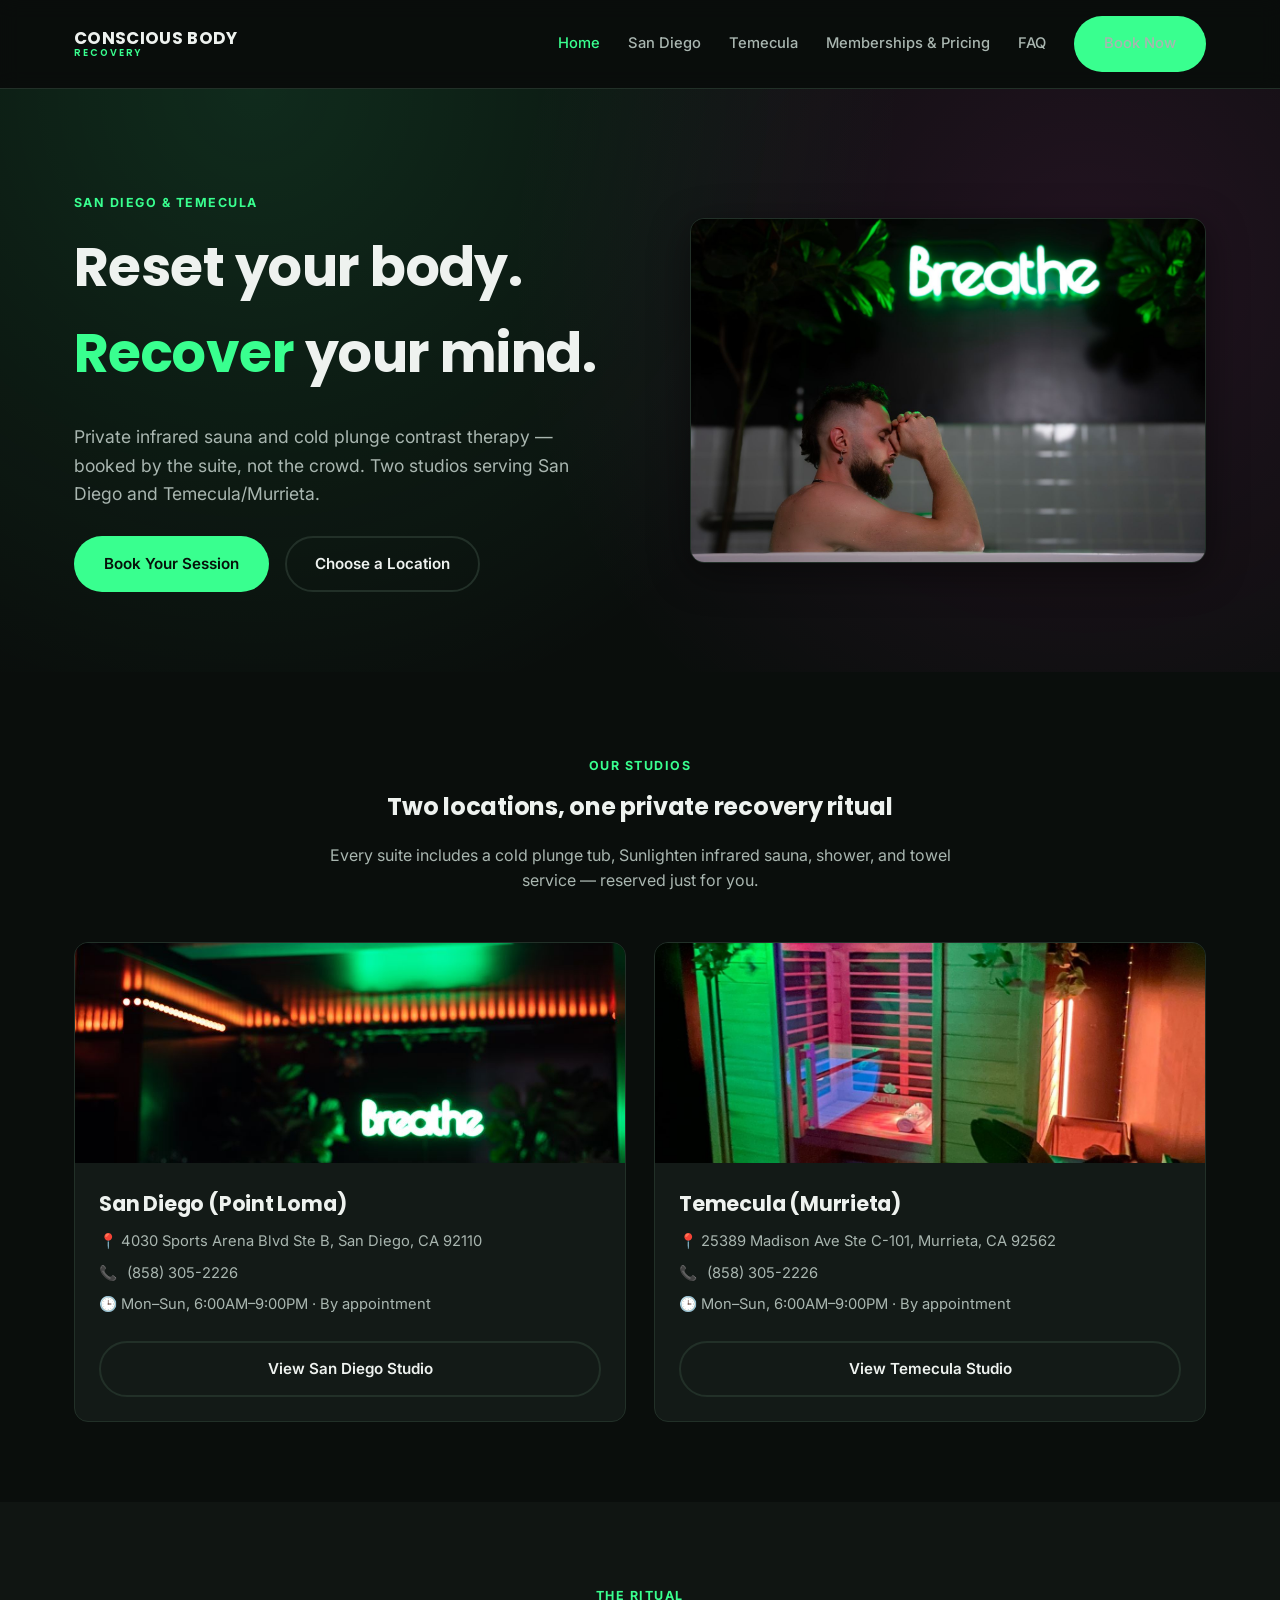
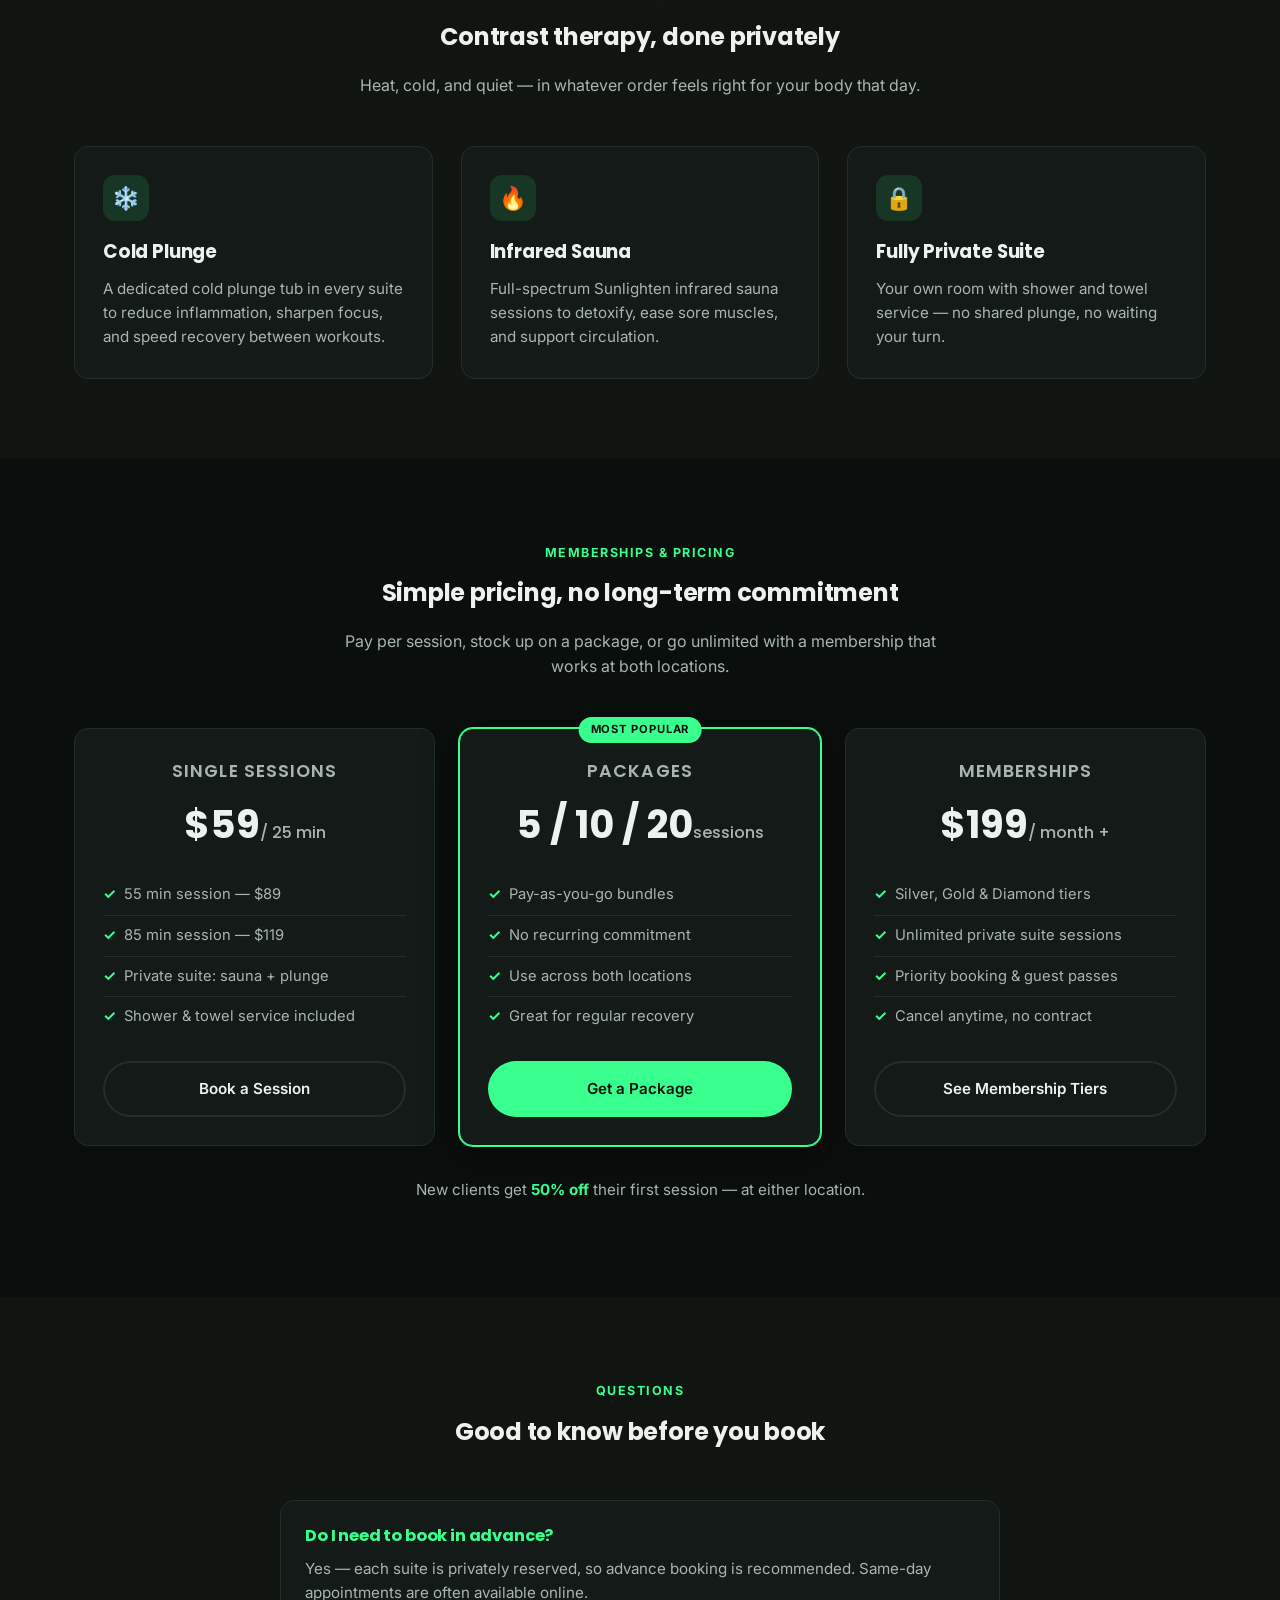
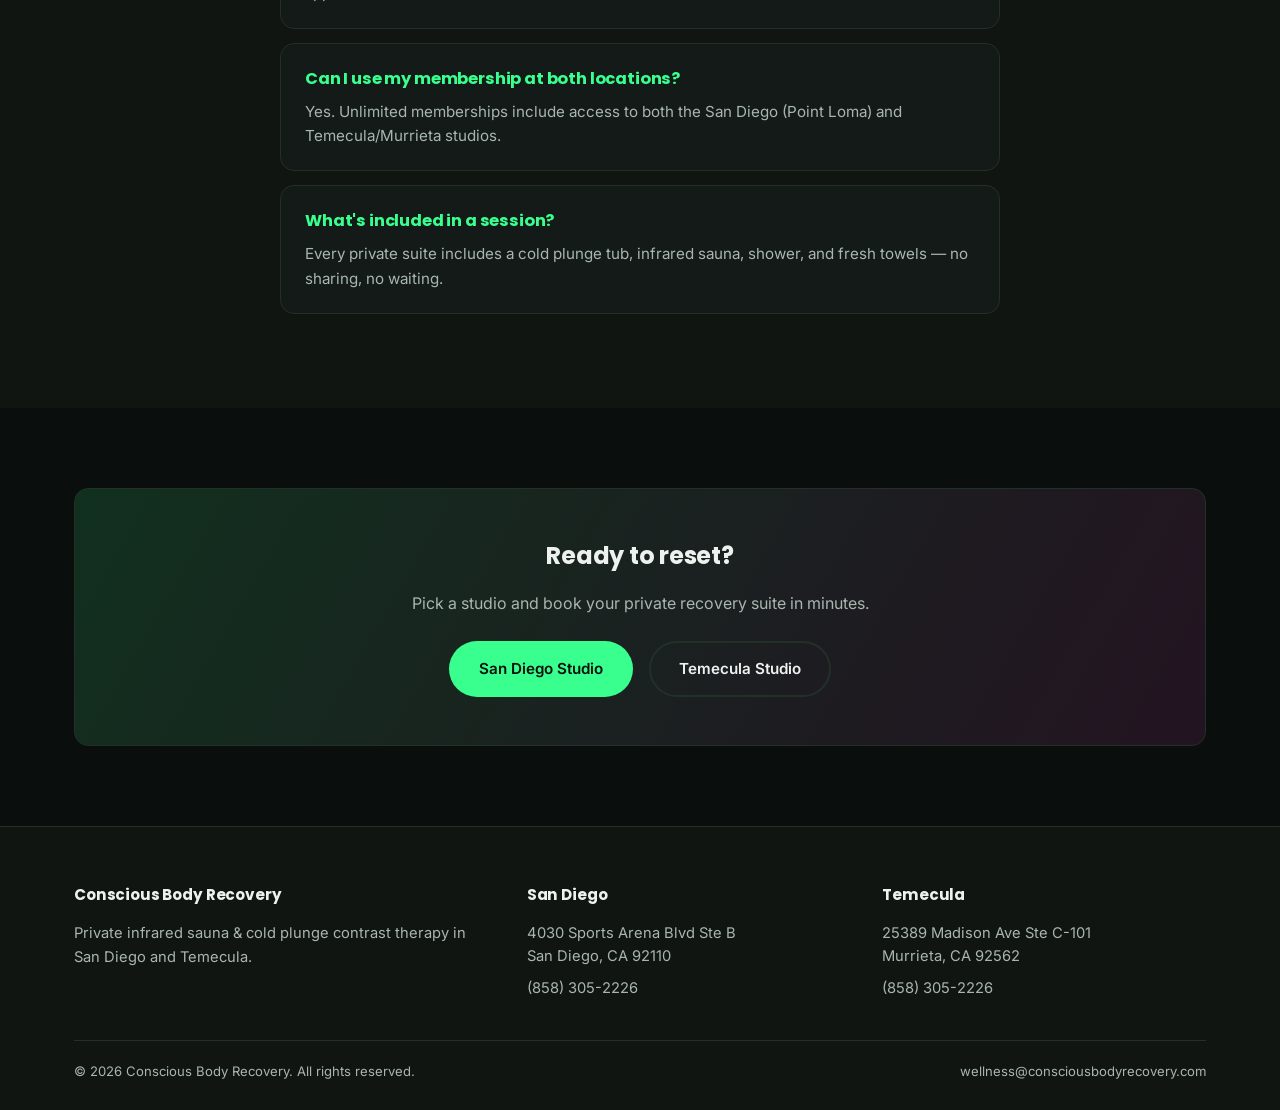
<file: index.html>
<!DOCTYPE html>
<html lang="en">
<head>
<meta charset="UTF-8">
<meta name="viewport" content="width=device-width, initial-scale=1.0">
<title>Conscious Body Recovery | Cold Plunge & Infrared Sauna in San Diego & Temecula</title>
<meta name="description" content="Private infrared sauna and cold plunge contrast therapy studios in San Diego (Point Loma) and Temecula/Murrieta. Book your private recovery suite today.">
<link rel="preconnect" href="https://fonts.googleapis.com">
<link rel="preconnect" href="https://fonts.gstatic.com" crossorigin>
<link href="https://fonts.googleapis.com/css2?family=Inter:wght@400;500;600&family=Poppins:wght@600;700&display=swap" rel="stylesheet">
<link rel="stylesheet" href="css/styles.css">
</head>
<body>

<header class="site-header">
  <div class="nav-inner">
    <a href="index.html" class="logo">CONSCIOUS BODY<br><span class="small">RECOVERY</span></a>
    <nav class="nav-links">
      <a href="index.html" class="active">Home</a>
      <a href="locations/san-diego.html">San Diego</a>
      <a href="locations/temecula.html">Temecula</a>
      <a href="index.html#pricing">Memberships &amp; Pricing</a>
      <a href="index.html#faq">FAQ</a>
      <a class="btn btn-primary" href="https://momence.com/appointments/appointment-reservation/60383?boardId=85694" target="_blank" rel="noopener">Book Now</a>
    </nav>
    <button class="nav-toggle" aria-label="Toggle menu">&#9776;</button>
  </div>
</header>

<section class="hero">
  <div class="container hero-grid">
    <div>
      <span class="eyebrow">San Diego &amp; Temecula</span>
      <h1>Reset your body.<br><span class="accent">Recover</span> your mind.</h1>
      <p class="lead">Private infrared sauna and cold plunge contrast therapy — booked by the suite, not the crowd. Two studios serving San Diego and Temecula/Murrieta.</p>
      <div class="hero-actions">
        <a class="btn btn-primary" href="https://momence.com/appointments/appointment-reservation/60383?boardId=85694" target="_blank" rel="noopener">Book Your Session</a>
        <a class="btn btn-outline" href="#locations">Choose a Location</a>
      </div>
    </div>
    <div class="hero-media">
      <img src="images/brand/cbr-cold-plunge-breathe-lifestyle.jpg" alt="Client in a private cold plunge suite under the Breathe neon sign at Conscious Body Recovery">
    </div>
  </div>
</section>

<section class="section" id="locations">
  <div class="container">
    <div class="section-head">
      <span class="eyebrow">Our Studios</span>
      <h2>Two locations, one private recovery ritual</h2>
      <p>Every suite includes a cold plunge tub, Sunlighten infrared sauna, shower, and towel service — reserved just for you.</p>
    </div>
    <div class="loc-grid">
      <div class="loc-card">
        <img src="images/brand/cbr-recovery-breathe-room.jpg" alt="Conscious Body Recovery San Diego private suite">
        <div class="loc-card-body">
          <h3>San Diego (Point Loma)</h3>
          <div class="loc-meta">📍 4030 Sports Arena Blvd Ste B, San Diego, CA 92110</div>
          <div class="loc-meta">📞 <a href="tel:+18583052226">(858) 305-2226</a></div>
          <div class="loc-meta">🕒 Mon–Sun, 6:00AM–9:00PM · By appointment</div>
          <a class="btn btn-outline btn-block" href="locations/san-diego.html">View San Diego Studio</a>
        </div>
      </div>
      <div class="loc-card">
        <img src="images/temecula/cbr-temecula-sauna-quote-neon.jpg" alt="Conscious Body Recovery Temecula infrared sauna">
        <div class="loc-card-body">
          <h3>Temecula (Murrieta)</h3>
          <div class="loc-meta">📍 25389 Madison Ave Ste C-101, Murrieta, CA 92562</div>
          <div class="loc-meta">📞 <a href="tel:+18583052226">(858) 305-2226</a></div>
          <div class="loc-meta">🕒 Mon–Sun, 6:00AM–9:00PM · By appointment</div>
          <a class="btn btn-outline btn-block" href="locations/temecula.html">View Temecula Studio</a>
        </div>
      </div>
    </div>
  </div>
</section>

<section class="section section-alt">
  <div class="container">
    <div class="section-head">
      <span class="eyebrow">The Ritual</span>
      <h2>Contrast therapy, done privately</h2>
      <p>Heat, cold, and quiet — in whatever order feels right for your body that day.</p>
    </div>
    <div class="feature-grid">
      <div class="feature-card">
        <div class="feature-icon">❄️</div>
        <h3>Cold Plunge</h3>
        <p>A dedicated cold plunge tub in every suite to reduce inflammation, sharpen focus, and speed recovery between workouts.</p>
      </div>
      <div class="feature-card">
        <div class="feature-icon">🔥</div>
        <h3>Infrared Sauna</h3>
        <p>Full-spectrum Sunlighten infrared sauna sessions to detoxify, ease sore muscles, and support circulation.</p>
      </div>
      <div class="feature-card">
        <div class="feature-icon">🔒</div>
        <h3>Fully Private Suite</h3>
        <p>Your own room with shower and towel service — no shared plunge, no waiting your turn.</p>
      </div>
    </div>
  </div>
</section>

<section class="section" id="pricing">
  <div class="container">
    <div class="section-head">
      <span class="eyebrow">Memberships &amp; Pricing</span>
      <h2>Simple pricing, no long-term commitment</h2>
      <p>Pay per session, stock up on a package, or go unlimited with a membership that works at both locations.</p>
    </div>
    <div class="pricing-grid">
      <div class="price-card">
        <h3>Single Sessions</h3>
        <div class="amount">$59<span>/ 25 min</span></div>
        <ul>
          <li>55 min session — $89</li>
          <li>85 min session — $119</li>
          <li>Private suite: sauna + plunge</li>
          <li>Shower &amp; towel service included</li>
        </ul>
        <a class="btn btn-outline btn-block" href="https://momence.com/appointments/appointment-reservation/60383?boardId=85694" target="_blank" rel="noopener">Book a Session</a>
      </div>
      <div class="price-card featured">
        <span class="badge">Most Popular</span>
        <h3>Packages</h3>
        <div class="amount">5 / 10 / 20<span>sessions</span></div>
        <ul>
          <li>Pay-as-you-go bundles</li>
          <li>No recurring commitment</li>
          <li>Use across both locations</li>
          <li>Great for regular recovery</li>
        </ul>
        <a class="btn btn-primary btn-block" href="https://momence.com/appointments/appointment-reservation/60383?boardId=85694" target="_blank" rel="noopener">Get a Package</a>
      </div>
      <div class="price-card">
        <h3>Memberships</h3>
        <div class="amount">$199<span>/ month +</span></div>
        <ul>
          <li>Silver, Gold &amp; Diamond tiers</li>
          <li>Unlimited private suite sessions</li>
          <li>Priority booking &amp; guest passes</li>
          <li>Cancel anytime, no contract</li>
        </ul>
        <a class="btn btn-outline btn-block" href="https://momence.com/appointments/appointment-reservation/60383?boardId=85694" target="_blank" rel="noopener">See Membership Tiers</a>
      </div>
    </div>
    <p class="callout-strip">New clients get <strong>50% off</strong> their first session — at either location.</p>
  </div>
</section>

<section class="section section-alt" id="faq">
  <div class="container">
    <div class="section-head">
      <span class="eyebrow">Questions</span>
      <h2>Good to know before you book</h2>
    </div>
    <div style="max-width:720px;margin:0 auto;">
      <div class="faq-item">
        <h4>Do I need to book in advance?</h4>
        <p>Yes — each suite is privately reserved, so advance booking is recommended. Same-day appointments are often available online.</p>
      </div>
      <div class="faq-item">
        <h4>Can I use my membership at both locations?</h4>
        <p>Yes. Unlimited memberships include access to both the San Diego (Point Loma) and Temecula/Murrieta studios.</p>
      </div>
      <div class="faq-item">
        <h4>What's included in a session?</h4>
        <p>Every private suite includes a cold plunge tub, infrared sauna, shower, and fresh towels — no sharing, no waiting.</p>
      </div>
    </div>
  </div>
</section>

<section class="section">
  <div class="container">
    <div class="cta-banner">
      <h2>Ready to reset?</h2>
      <p>Pick a studio and book your private recovery suite in minutes.</p>
      <div class="hero-actions" style="justify-content:center;">
        <a class="btn btn-primary" href="locations/san-diego.html">San Diego Studio</a>
        <a class="btn btn-outline" href="locations/temecula.html">Temecula Studio</a>
      </div>
    </div>
  </div>
</section>

<footer class="site-footer">
  <div class="container">
    <div class="footer-grid">
      <div>
        <h4>Conscious Body Recovery</h4>
        <p>Private infrared sauna &amp; cold plunge contrast therapy in San Diego and Temecula.</p>
      </div>
      <div>
        <h4>San Diego</h4>
        <ul>
          <li>4030 Sports Arena Blvd Ste B<br>San Diego, CA 92110</li>
          <li><a href="tel:+18583052226">(858) 305-2226</a></li>
        </ul>
      </div>
      <div>
        <h4>Temecula</h4>
        <ul>
          <li>25389 Madison Ave Ste C-101<br>Murrieta, CA 92562</li>
          <li><a href="tel:+18583052226">(858) 305-2226</a></li>
        </ul>
      </div>
    </div>
    <div class="footer-bottom">
      <span>&copy; 2026 Conscious Body Recovery. All rights reserved.</span>
      <span><a href="mailto:wellness@consciousbodyrecovery.com">wellness@consciousbodyrecovery.com</a></span>
    </div>
  </div>
</footer>

<script src="js/main.js"></script>
</body>
</html>
</file>
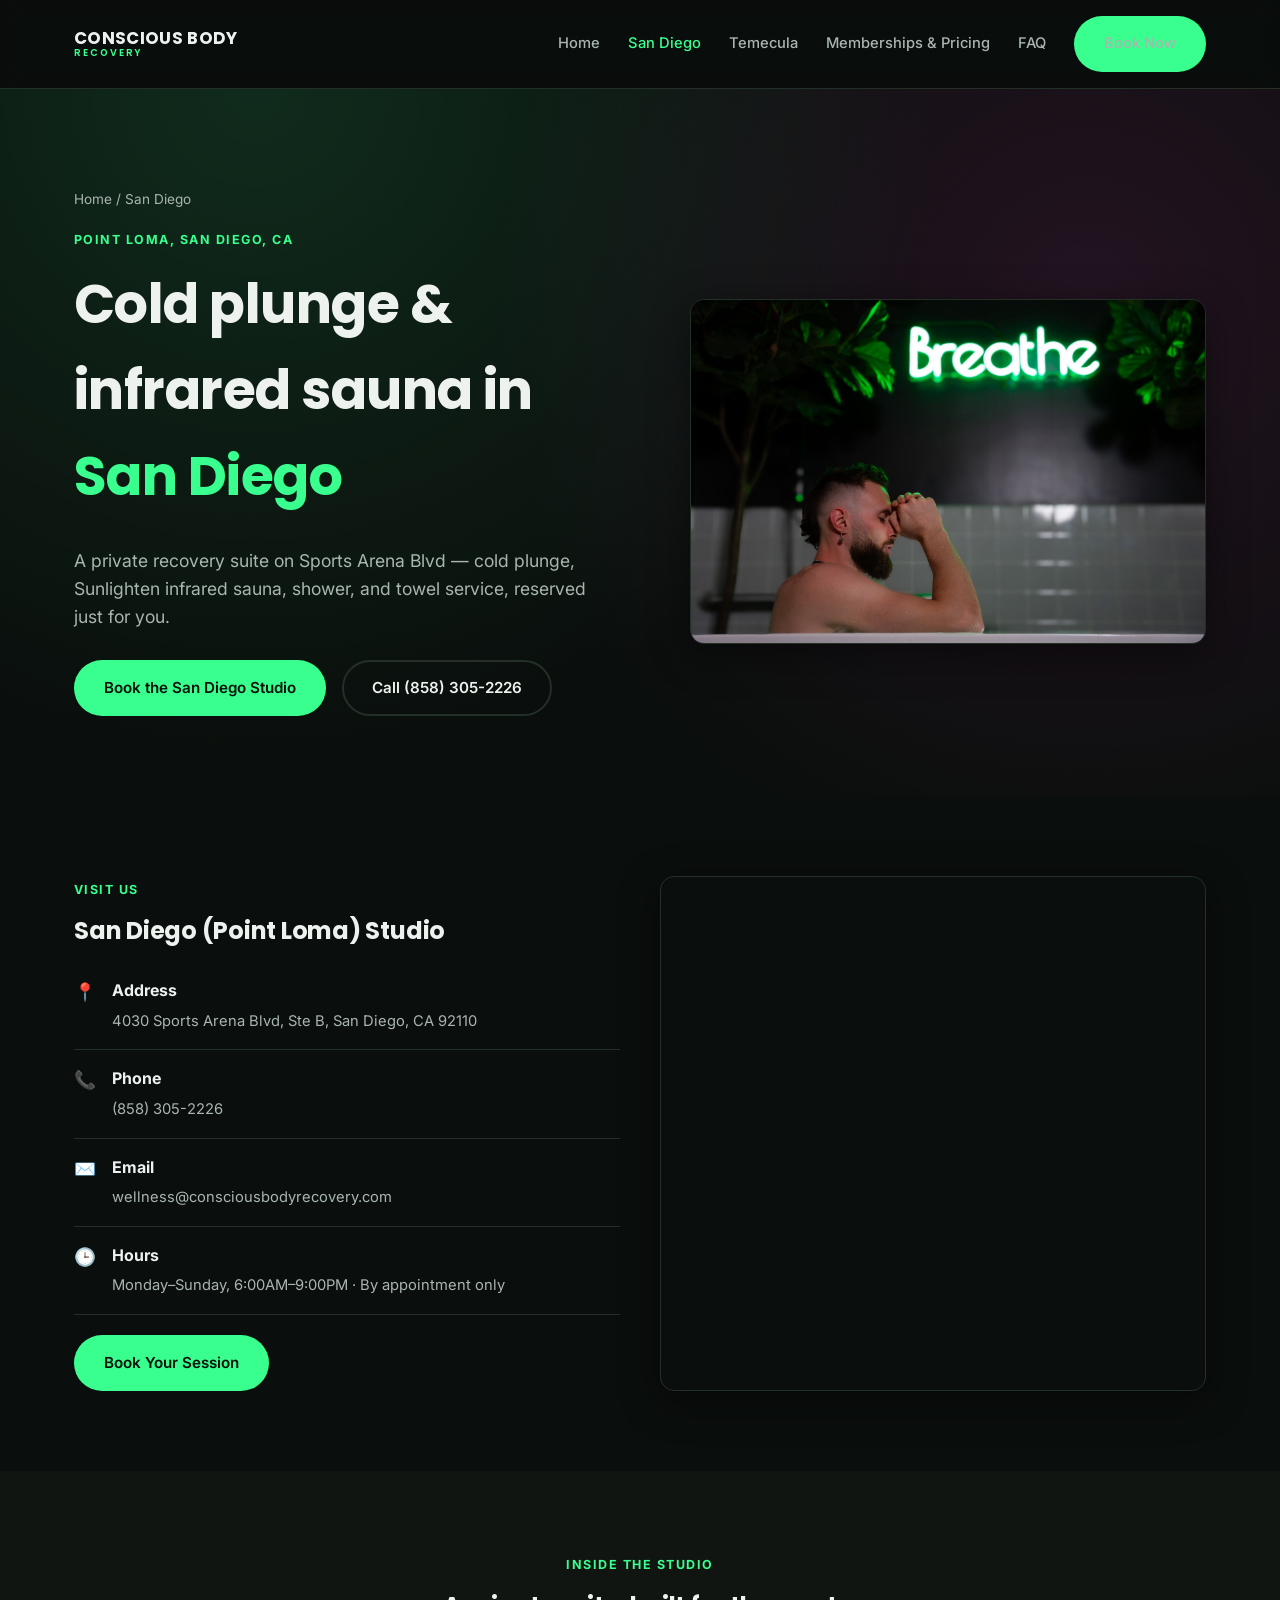
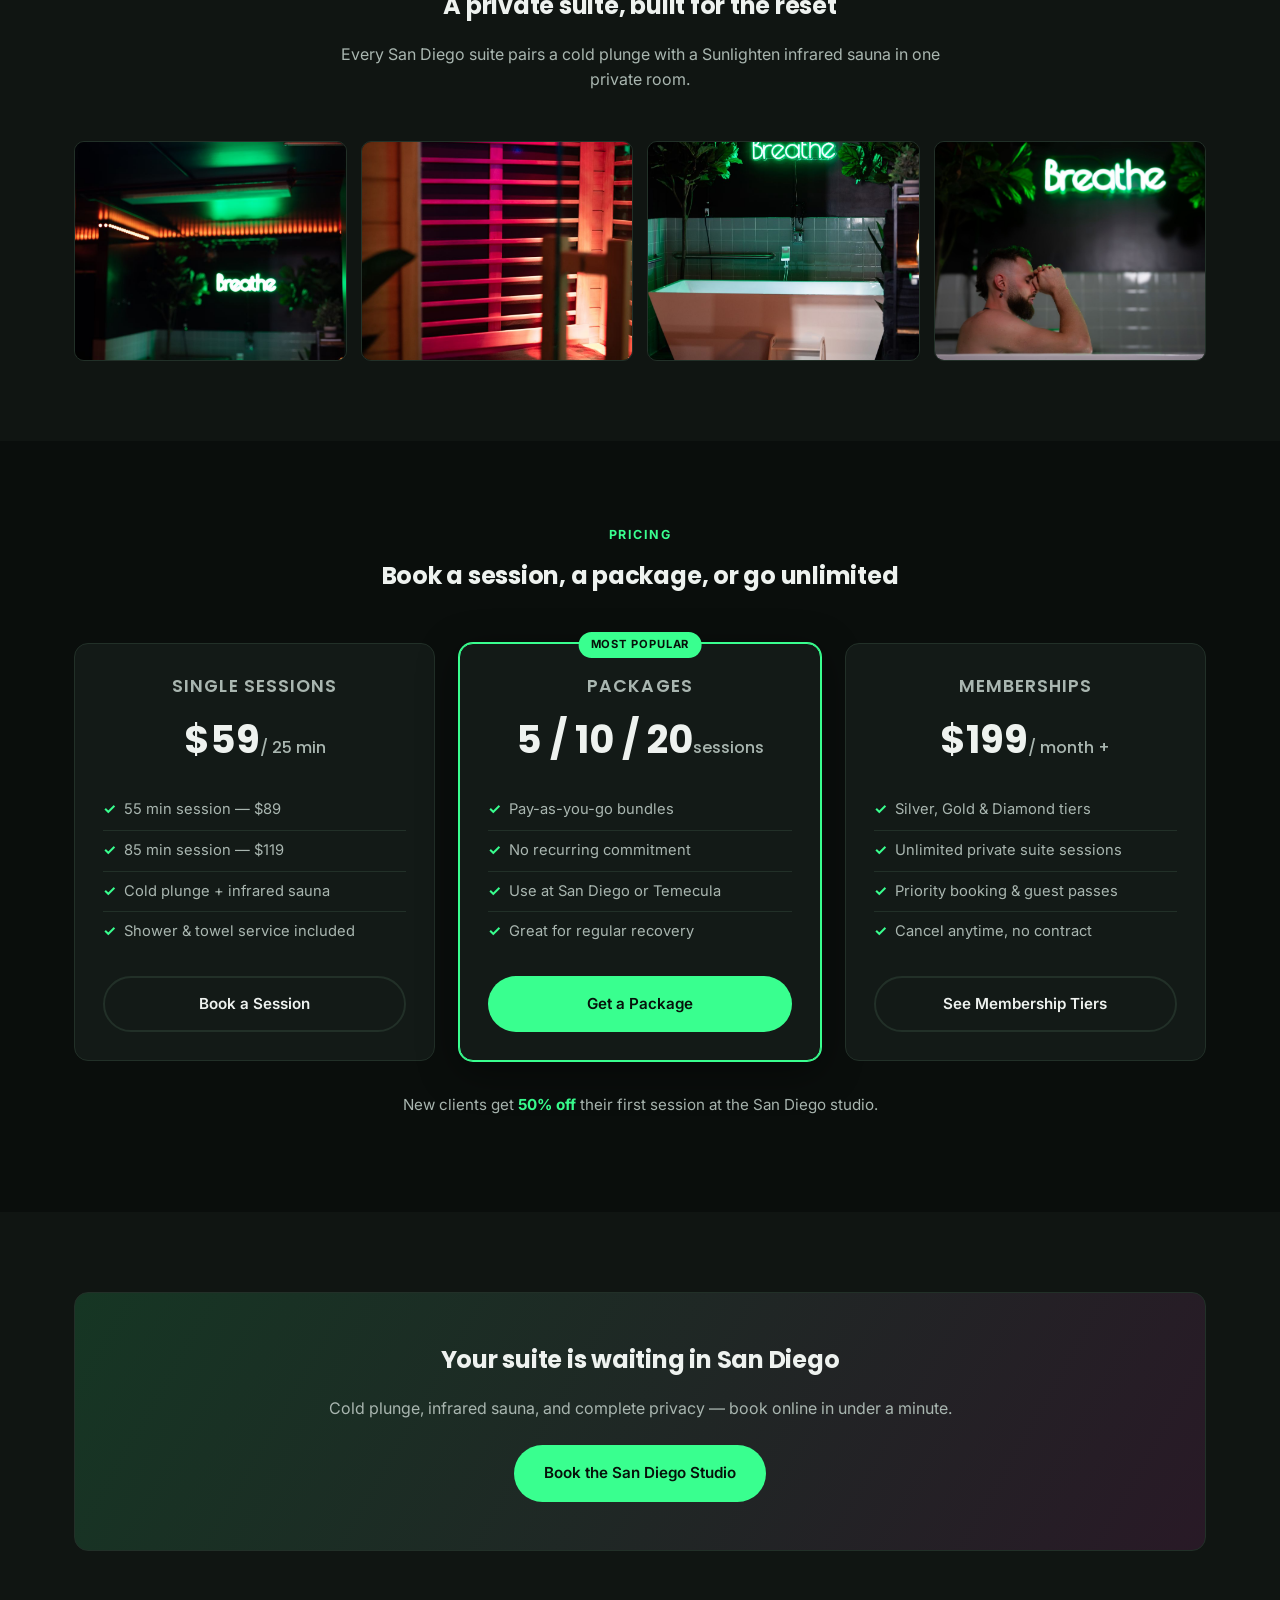
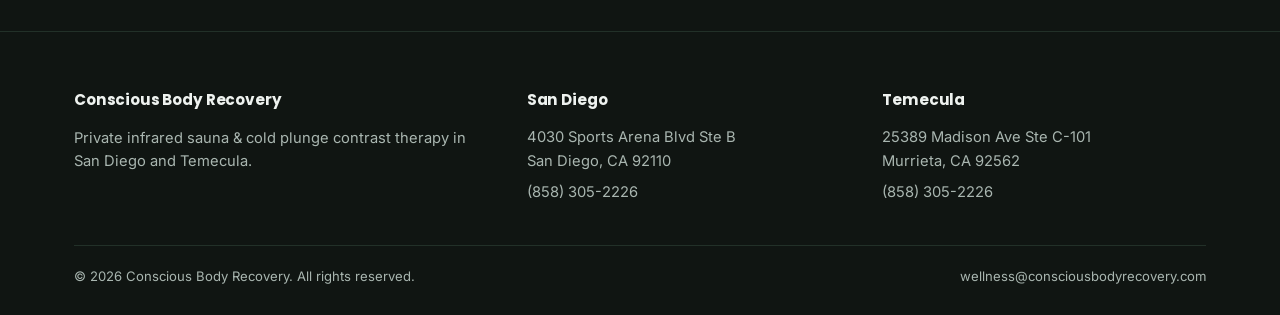
<file: locations/san-diego.html>
<!DOCTYPE html>
<html lang="en">
<head>
<meta charset="UTF-8">
<meta name="viewport" content="width=device-width, initial-scale=1.0">
<title>Cold Plunge & Infrared Sauna in San Diego (Point Loma) | Conscious Body Recovery</title>
<meta name="description" content="Private infrared sauna and cold plunge contrast therapy in San Diego, CA. Book a private recovery suite at 4030 Sports Arena Blvd Ste B, San Diego, CA 92110.">
<link rel="preconnect" href="https://fonts.googleapis.com">
<link rel="preconnect" href="https://fonts.gstatic.com" crossorigin>
<link href="https://fonts.googleapis.com/css2?family=Inter:wght@400;500;600&family=Poppins:wght@600;700&display=swap" rel="stylesheet">
<link rel="stylesheet" href="../css/styles.css">
</head>
<body>

<header class="site-header">
  <div class="nav-inner">
    <a href="../index.html" class="logo">CONSCIOUS BODY<br><span class="small">RECOVERY</span></a>
    <nav class="nav-links">
      <a href="../index.html">Home</a>
      <a href="san-diego.html" class="active">San Diego</a>
      <a href="temecula.html">Temecula</a>
      <a href="../index.html#pricing">Memberships &amp; Pricing</a>
      <a href="../index.html#faq">FAQ</a>
      <a class="btn btn-primary" href="https://momence.com/appointments/appointment-reservation/60383?boardId=85694" target="_blank" rel="noopener">Book Now</a>
    </nav>
    <button class="nav-toggle" aria-label="Toggle menu">&#9776;</button>
  </div>
</header>

<section class="hero">
  <div class="container">
    <div class="breadcrumb"><a href="../index.html">Home</a> / San Diego</div>
  </div>
  <div class="container hero-grid">
    <div>
      <span class="eyebrow">Point Loma, San Diego, CA</span>
      <h1>Cold plunge &amp; infrared sauna in <span class="accent">San Diego</span></h1>
      <p class="lead">A private recovery suite on Sports Arena Blvd — cold plunge, Sunlighten infrared sauna, shower, and towel service, reserved just for you.</p>
      <div class="hero-actions">
        <a class="btn btn-primary" href="https://momence.com/appointments/appointment-reservation/60383?boardId=85694" target="_blank" rel="noopener">Book the San Diego Studio</a>
        <a class="btn btn-outline" href="tel:+18583052226">Call (858) 305-2226</a>
      </div>
    </div>
    <div class="hero-media">
      <img src="../images/brand/cbr-cold-plunge-breathe-lifestyle.jpg" alt="Client in a private cold plunge suite under the Breathe neon sign at Conscious Body Recovery San Diego">
    </div>
  </div>
</section>

<section class="section">
  <div class="container">
    <div class="info-grid">
      <div>
        <span class="eyebrow">Visit Us</span>
        <h2>San Diego (Point Loma) Studio</h2>
        <ul class="info-list">
          <li>
            <span class="icon">📍</span>
            <div class="stack">
              <strong>Address</strong>
              <span class="dim">4030 Sports Arena Blvd, Ste B, San Diego, CA 92110</span>
            </div>
          </li>
          <li>
            <span class="icon">📞</span>
            <div class="stack">
              <strong>Phone</strong>
              <span class="dim"><a href="tel:+18583052226">(858) 305-2226</a></span>
            </div>
          </li>
          <li>
            <span class="icon">✉️</span>
            <div class="stack">
              <strong>Email</strong>
              <span class="dim"><a href="mailto:wellness@consciousbodyrecovery.com">wellness@consciousbodyrecovery.com</a></span>
            </div>
          </li>
          <li>
            <span class="icon">🕒</span>
            <div class="stack">
              <strong>Hours</strong>
              <span class="dim">Monday–Sunday, 6:00AM–9:00PM · By appointment only</span>
            </div>
          </li>
        </ul>
        <a class="btn btn-primary" style="margin-top:20px;" href="https://momence.com/appointments/appointment-reservation/60383?boardId=85694" target="_blank" rel="noopener">Book Your Session</a>
      </div>
      <div class="map-frame">
        <iframe
          src="https://www.google.com/maps?q=4030+Sports+Arena+Blvd+Ste+B,+San+Diego,+CA+92110&output=embed"
          allowfullscreen="" loading="lazy" referrerpolicy="no-referrer-when-downgrade"
          title="Map to Conscious Body Recovery San Diego"></iframe>
      </div>
    </div>
  </div>
</section>

<section class="section section-alt">
  <div class="container">
    <div class="section-head">
      <span class="eyebrow">Inside the Studio</span>
      <h2>A private suite, built for the reset</h2>
      <p>Every San Diego suite pairs a cold plunge with a Sunlighten infrared sauna in one private room.</p>
    </div>
    <div class="gallery-grid">
      <img src="../images/brand/cbr-recovery-breathe-room.jpg" alt="Recovery and Breathe neon signage above the cold plunge tub at Conscious Body Recovery San Diego">
      <img src="../images/brand/cbr-infrared-sauna-interior-pink.jpg" alt="Infrared sauna interior at Conscious Body Recovery San Diego">
      <img src="../images/brand/cbr-cold-plunge-tub-empty-room.jpg" alt="Private cold plunge room at Conscious Body Recovery San Diego">
      <img src="../images/brand/cbr-cold-plunge-breathe-lifestyle.jpg" alt="Client using the private cold plunge suite at Conscious Body Recovery San Diego">
    </div>
  </div>
</section>

<section class="section" id="pricing">
  <div class="container">
    <div class="section-head">
      <span class="eyebrow">Pricing</span>
      <h2>Book a session, a package, or go unlimited</h2>
    </div>
    <div class="pricing-grid">
      <div class="price-card">
        <h3>Single Sessions</h3>
        <div class="amount">$59<span>/ 25 min</span></div>
        <ul>
          <li>55 min session — $89</li>
          <li>85 min session — $119</li>
          <li>Cold plunge + infrared sauna</li>
          <li>Shower &amp; towel service included</li>
        </ul>
        <a class="btn btn-outline btn-block" href="https://momence.com/appointments/appointment-reservation/60383?boardId=85694" target="_blank" rel="noopener">Book a Session</a>
      </div>
      <div class="price-card featured">
        <span class="badge">Most Popular</span>
        <h3>Packages</h3>
        <div class="amount">5 / 10 / 20<span>sessions</span></div>
        <ul>
          <li>Pay-as-you-go bundles</li>
          <li>No recurring commitment</li>
          <li>Use at San Diego or Temecula</li>
          <li>Great for regular recovery</li>
        </ul>
        <a class="btn btn-primary btn-block" href="https://momence.com/appointments/appointment-reservation/60383?boardId=85694" target="_blank" rel="noopener">Get a Package</a>
      </div>
      <div class="price-card">
        <h3>Memberships</h3>
        <div class="amount">$199<span>/ month +</span></div>
        <ul>
          <li>Silver, Gold &amp; Diamond tiers</li>
          <li>Unlimited private suite sessions</li>
          <li>Priority booking &amp; guest passes</li>
          <li>Cancel anytime, no contract</li>
        </ul>
        <a class="btn btn-outline btn-block" href="https://momence.com/appointments/appointment-reservation/60383?boardId=85694" target="_blank" rel="noopener">See Membership Tiers</a>
      </div>
    </div>
    <p class="callout-strip">New clients get <strong>50% off</strong> their first session at the San Diego studio.</p>
  </div>
</section>

<section class="section section-alt">
  <div class="container">
    <div class="cta-banner">
      <h2>Your suite is waiting in San Diego</h2>
      <p>Cold plunge, infrared sauna, and complete privacy — book online in under a minute.</p>
      <a class="btn btn-primary" href="https://momence.com/appointments/appointment-reservation/60383?boardId=85694" target="_blank" rel="noopener">Book the San Diego Studio</a>
    </div>
  </div>
</section>

<footer class="site-footer">
  <div class="container">
    <div class="footer-grid">
      <div>
        <h4>Conscious Body Recovery</h4>
        <p>Private infrared sauna &amp; cold plunge contrast therapy in San Diego and Temecula.</p>
      </div>
      <div>
        <h4>San Diego</h4>
        <ul>
          <li>4030 Sports Arena Blvd Ste B<br>San Diego, CA 92110</li>
          <li><a href="tel:+18583052226">(858) 305-2226</a></li>
        </ul>
      </div>
      <div>
        <h4>Temecula</h4>
        <ul>
          <li>25389 Madison Ave Ste C-101<br>Murrieta, CA 92562</li>
          <li><a href="tel:+18583052226">(858) 305-2226</a></li>
        </ul>
      </div>
    </div>
    <div class="footer-bottom">
      <span>&copy; 2026 Conscious Body Recovery. All rights reserved.</span>
      <span><a href="mailto:wellness@consciousbodyrecovery.com">wellness@consciousbodyrecovery.com</a></span>
    </div>
  </div>
</footer>

<script src="../js/main.js"></script>
</body>
</html>
</file>
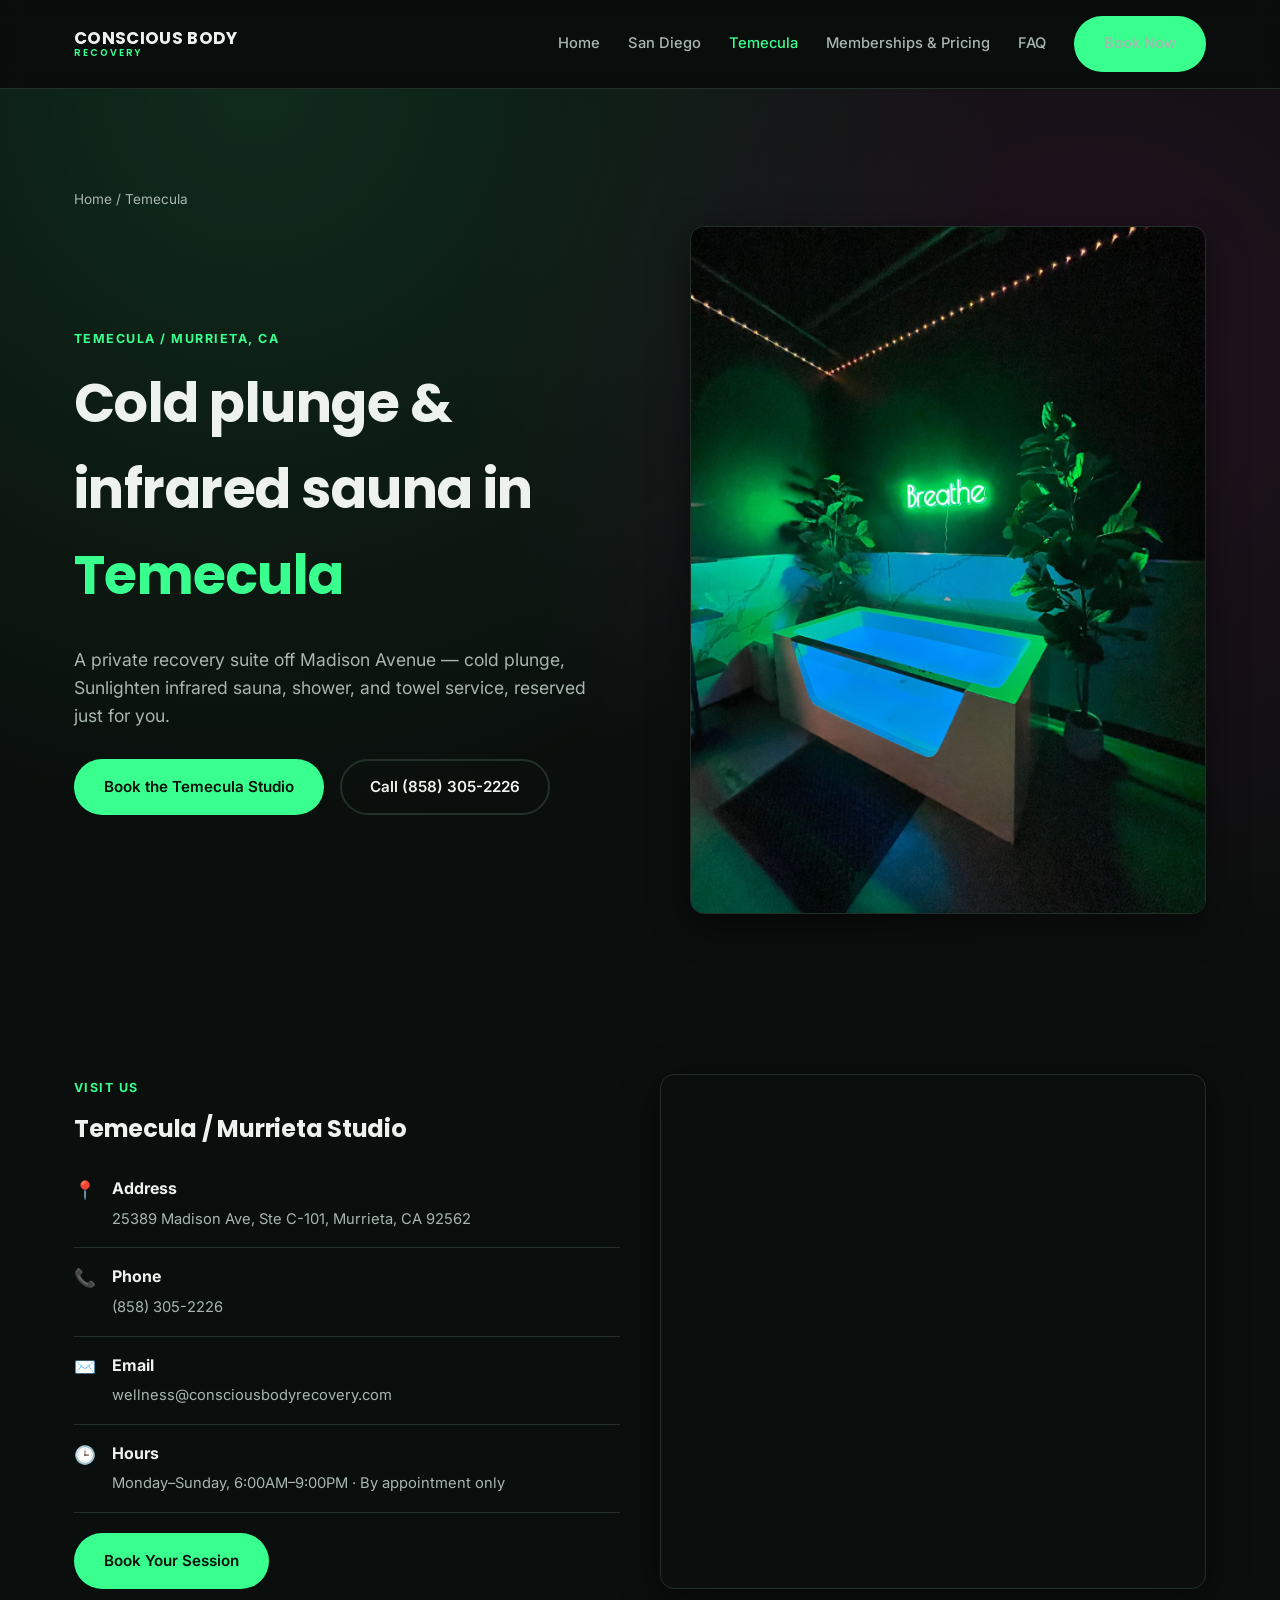
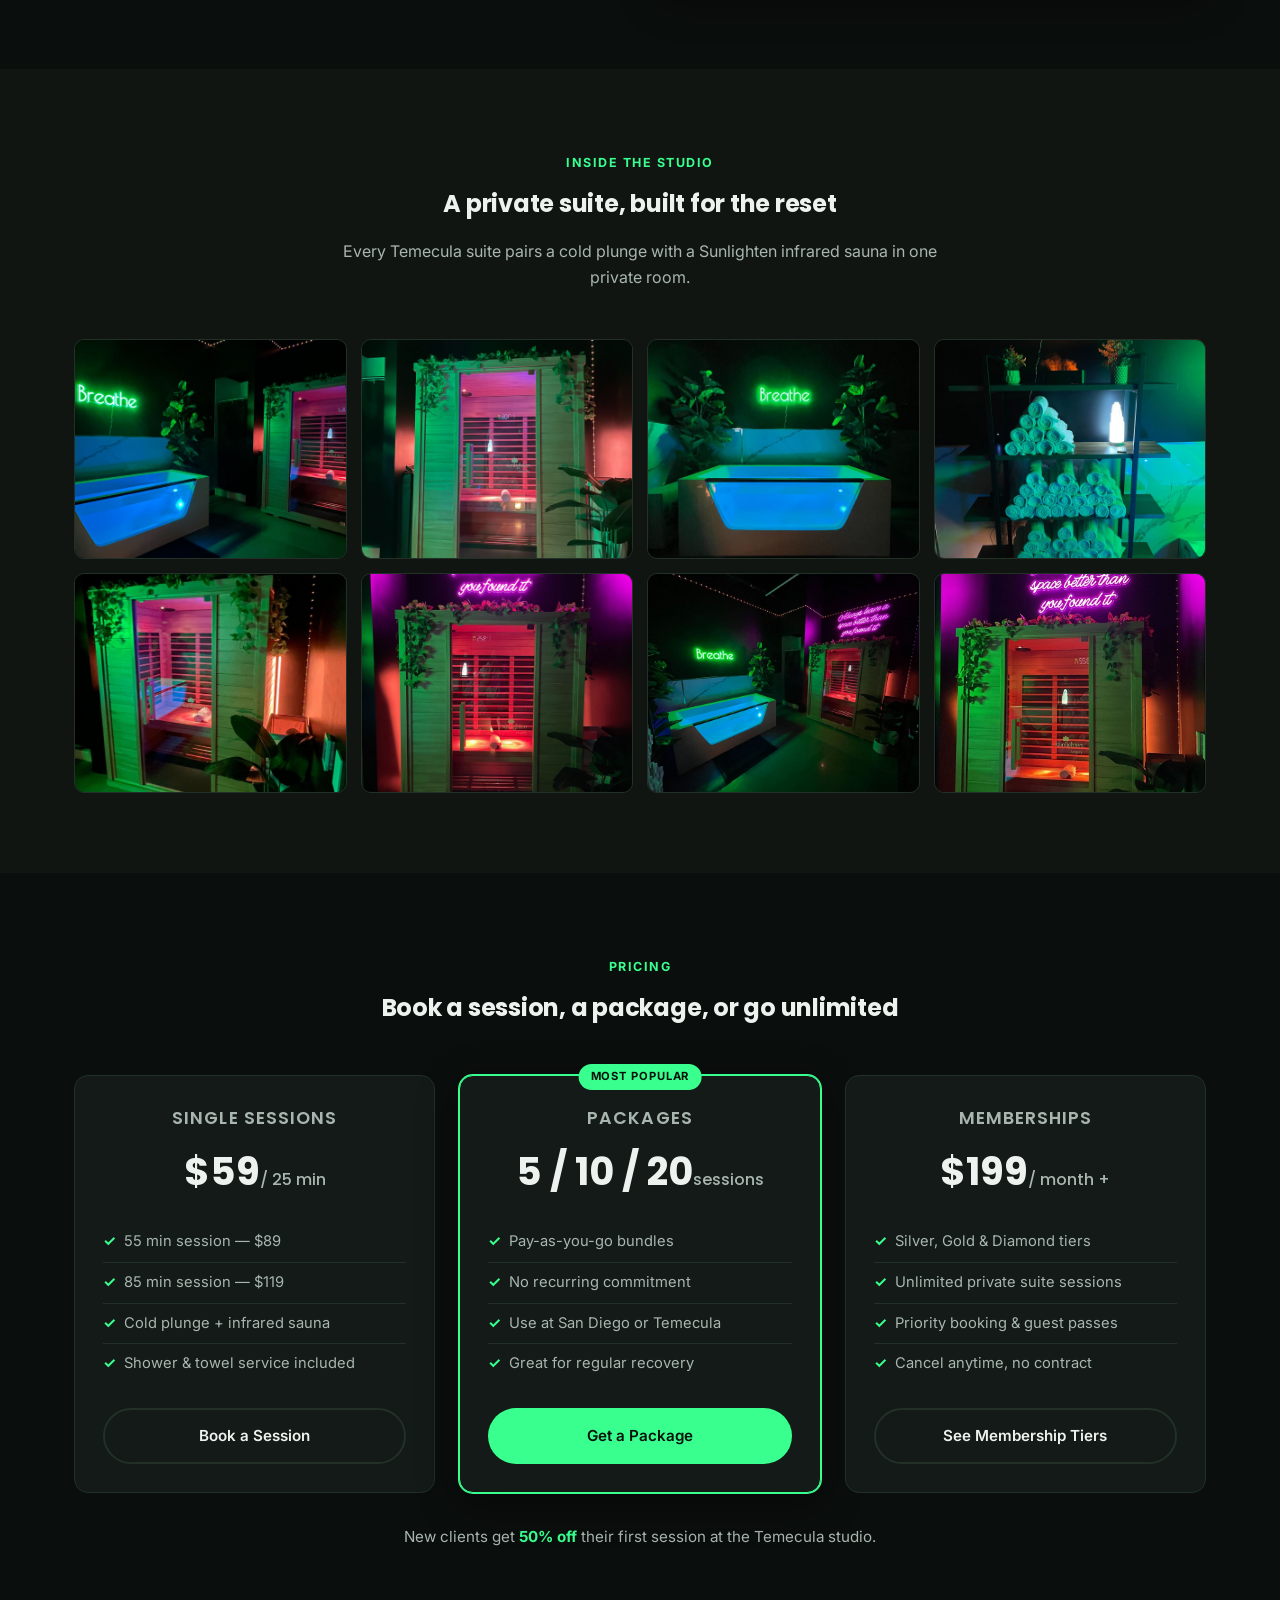
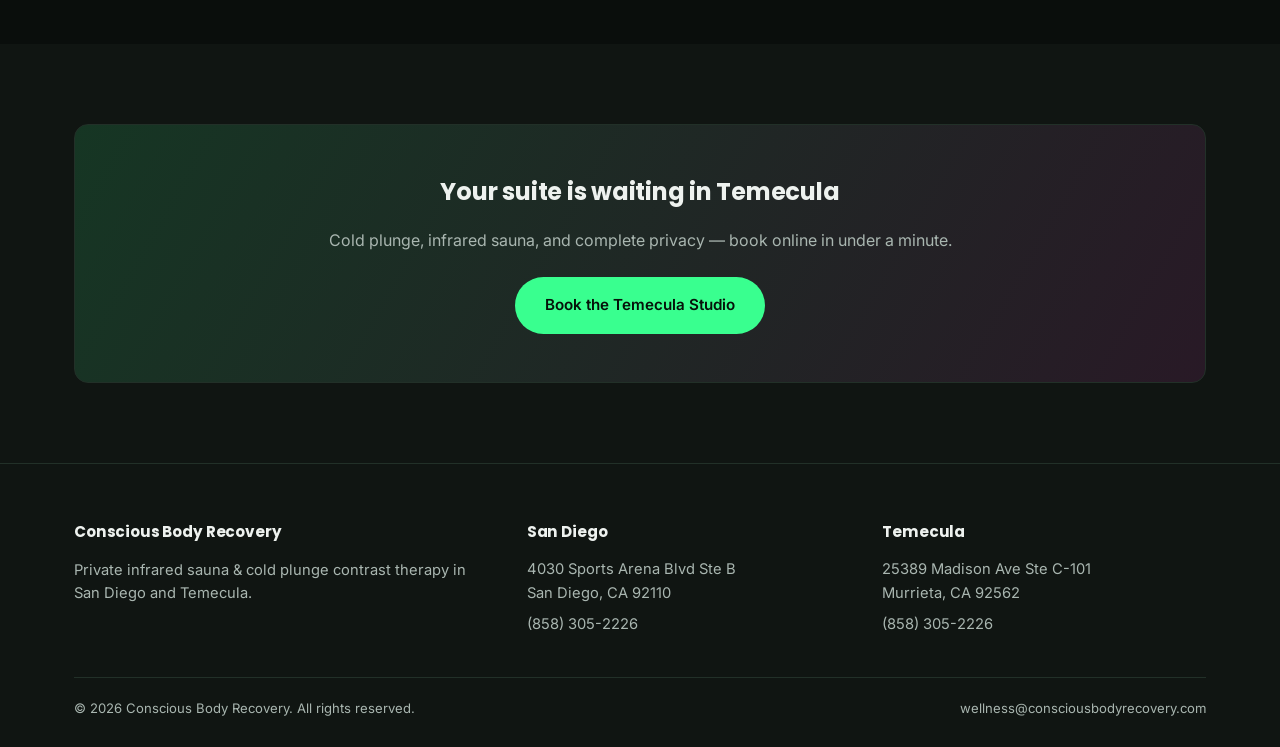
<file: locations/temecula.html>
<!DOCTYPE html>
<html lang="en">
<head>
<meta charset="UTF-8">
<meta name="viewport" content="width=device-width, initial-scale=1.0">
<title>Cold Plunge & Infrared Sauna in Temecula/Murrieta | Conscious Body Recovery</title>
<meta name="description" content="Private infrared sauna and cold plunge contrast therapy in Temecula/Murrieta, CA. Book a private recovery suite at 25389 Madison Ave Ste C-101, Murrieta, CA 92562.">
<link rel="preconnect" href="https://fonts.googleapis.com">
<link rel="preconnect" href="https://fonts.gstatic.com" crossorigin>
<link href="https://fonts.googleapis.com/css2?family=Inter:wght@400;500;600&family=Poppins:wght@600;700&display=swap" rel="stylesheet">
<link rel="stylesheet" href="../css/styles.css">
</head>
<body>

<header class="site-header">
  <div class="nav-inner">
    <a href="../index.html" class="logo">CONSCIOUS BODY<br><span class="small">RECOVERY</span></a>
    <nav class="nav-links">
      <a href="../index.html">Home</a>
      <a href="san-diego.html">San Diego</a>
      <a href="temecula.html" class="active">Temecula</a>
      <a href="../index.html#pricing">Memberships &amp; Pricing</a>
      <a href="../index.html#faq">FAQ</a>
      <a class="btn btn-primary" href="https://momence.com/appointments/appointment-reservation/60383?boardId=85694" target="_blank" rel="noopener">Book Now</a>
    </nav>
    <button class="nav-toggle" aria-label="Toggle menu">&#9776;</button>
  </div>
</header>

<section class="hero">
  <div class="container">
    <div class="breadcrumb"><a href="../index.html">Home</a> / Temecula</div>
  </div>
  <div class="container hero-grid">
    <div>
      <span class="eyebrow">Temecula / Murrieta, CA</span>
      <h1>Cold plunge &amp; infrared sauna in <span class="accent">Temecula</span></h1>
      <p class="lead">A private recovery suite off Madison Avenue — cold plunge, Sunlighten infrared sauna, shower, and towel service, reserved just for you.</p>
      <div class="hero-actions">
        <a class="btn btn-primary" href="https://momence.com/appointments/appointment-reservation/60383?boardId=85694" target="_blank" rel="noopener">Book the Temecula Studio</a>
        <a class="btn btn-outline" href="tel:+18583052226">Call (858) 305-2226</a>
      </div>
    </div>
    <div class="hero-media">
      <img src="../images/temecula/cbr-temecula-hero-breathe-neon.jpg" alt="Cold plunge tub with neon Breathe sign at Conscious Body Recovery Temecula">
    </div>
  </div>
</section>

<section class="section">
  <div class="container">
    <div class="info-grid">
      <div>
        <span class="eyebrow">Visit Us</span>
        <h2>Temecula / Murrieta Studio</h2>
        <ul class="info-list">
          <li>
            <span class="icon">📍</span>
            <div class="stack">
              <strong>Address</strong>
              <span class="dim">25389 Madison Ave, Ste C-101, Murrieta, CA 92562</span>
            </div>
          </li>
          <li>
            <span class="icon">📞</span>
            <div class="stack">
              <strong>Phone</strong>
              <span class="dim"><a href="tel:+18583052226">(858) 305-2226</a></span>
            </div>
          </li>
          <li>
            <span class="icon">✉️</span>
            <div class="stack">
              <strong>Email</strong>
              <span class="dim"><a href="mailto:wellness@consciousbodyrecovery.com">wellness@consciousbodyrecovery.com</a></span>
            </div>
          </li>
          <li>
            <span class="icon">🕒</span>
            <div class="stack">
              <strong>Hours</strong>
              <span class="dim">Monday–Sunday, 6:00AM–9:00PM · By appointment only</span>
            </div>
          </li>
        </ul>
        <a class="btn btn-primary" style="margin-top:20px;" href="https://momence.com/appointments/appointment-reservation/60383?boardId=85694" target="_blank" rel="noopener">Book Your Session</a>
      </div>
      <div class="map-frame">
        <iframe
          src="https://www.google.com/maps?q=25389+Madison+Ave+Ste+C-101,+Murrieta,+CA+92562&output=embed"
          allowfullscreen="" loading="lazy" referrerpolicy="no-referrer-when-downgrade"
          title="Map to Conscious Body Recovery Temecula/Murrieta"></iframe>
      </div>
    </div>
  </div>
</section>

<section class="section section-alt">
  <div class="container">
    <div class="section-head">
      <span class="eyebrow">Inside the Studio</span>
      <h2>A private suite, built for the reset</h2>
      <p>Every Temecula suite pairs a cold plunge with a Sunlighten infrared sauna in one private room.</p>
    </div>
    <div class="gallery-grid">
      <img src="../images/temecula/cbr-temecula-cold-plunge-1.jpg" alt="Cold plunge tub at Conscious Body Recovery Temecula">
      <img src="../images/temecula/cbr-temecula-infrared-sauna-1.jpg" alt="Sunlighten infrared sauna at Conscious Body Recovery Temecula">
      <img src="../images/temecula/cbr-temecula-infrared-sauna-2.jpg" alt="Infrared sauna interior at Conscious Body Recovery Temecula">
      <img src="../images/temecula/cbr-temecula-towels-amenities.jpg" alt="Towels and amenities at Conscious Body Recovery Temecula">
      <img src="../images/temecula/cbr-temecula-sauna-quote-neon.jpg" alt="Neon quote sign above infrared sauna at Conscious Body Recovery Temecula">
      <img src="../images/temecula/cbr-temecula-suite-overview.jpg" alt="Private suite overview at Conscious Body Recovery Temecula">
      <img src="../images/temecula/cbr-temecula-sauna-detail.jpg" alt="Infrared sauna detail at Conscious Body Recovery Temecula">
      <img src="../images/temecula/cbr-temecula-suite-wide.jpg" alt="Wide view of private recovery suite at Conscious Body Recovery Temecula">
    </div>
  </div>
</section>

<section class="section" id="pricing">
  <div class="container">
    <div class="section-head">
      <span class="eyebrow">Pricing</span>
      <h2>Book a session, a package, or go unlimited</h2>
    </div>
    <div class="pricing-grid">
      <div class="price-card">
        <h3>Single Sessions</h3>
        <div class="amount">$59<span>/ 25 min</span></div>
        <ul>
          <li>55 min session — $89</li>
          <li>85 min session — $119</li>
          <li>Cold plunge + infrared sauna</li>
          <li>Shower &amp; towel service included</li>
        </ul>
        <a class="btn btn-outline btn-block" href="https://momence.com/appointments/appointment-reservation/60383?boardId=85694" target="_blank" rel="noopener">Book a Session</a>
      </div>
      <div class="price-card featured">
        <span class="badge">Most Popular</span>
        <h3>Packages</h3>
        <div class="amount">5 / 10 / 20<span>sessions</span></div>
        <ul>
          <li>Pay-as-you-go bundles</li>
          <li>No recurring commitment</li>
          <li>Use at San Diego or Temecula</li>
          <li>Great for regular recovery</li>
        </ul>
        <a class="btn btn-primary btn-block" href="https://momence.com/appointments/appointment-reservation/60383?boardId=85694" target="_blank" rel="noopener">Get a Package</a>
      </div>
      <div class="price-card">
        <h3>Memberships</h3>
        <div class="amount">$199<span>/ month +</span></div>
        <ul>
          <li>Silver, Gold &amp; Diamond tiers</li>
          <li>Unlimited private suite sessions</li>
          <li>Priority booking &amp; guest passes</li>
          <li>Cancel anytime, no contract</li>
        </ul>
        <a class="btn btn-outline btn-block" href="https://momence.com/appointments/appointment-reservation/60383?boardId=85694" target="_blank" rel="noopener">See Membership Tiers</a>
      </div>
    </div>
    <p class="callout-strip">New clients get <strong>50% off</strong> their first session at the Temecula studio.</p>
  </div>
</section>

<section class="section section-alt">
  <div class="container">
    <div class="cta-banner">
      <h2>Your suite is waiting in Temecula</h2>
      <p>Cold plunge, infrared sauna, and complete privacy — book online in under a minute.</p>
      <a class="btn btn-primary" href="https://momence.com/appointments/appointment-reservation/60383?boardId=85694" target="_blank" rel="noopener">Book the Temecula Studio</a>
    </div>
  </div>
</section>

<footer class="site-footer">
  <div class="container">
    <div class="footer-grid">
      <div>
        <h4>Conscious Body Recovery</h4>
        <p>Private infrared sauna &amp; cold plunge contrast therapy in San Diego and Temecula.</p>
      </div>
      <div>
        <h4>San Diego</h4>
        <ul>
          <li>4030 Sports Arena Blvd Ste B<br>San Diego, CA 92110</li>
          <li><a href="tel:+18583052226">(858) 305-2226</a></li>
        </ul>
      </div>
      <div>
        <h4>Temecula</h4>
        <ul>
          <li>25389 Madison Ave Ste C-101<br>Murrieta, CA 92562</li>
          <li><a href="tel:+18583052226">(858) 305-2226</a></li>
        </ul>
      </div>
    </div>
    <div class="footer-bottom">
      <span>&copy; 2026 Conscious Body Recovery. All rights reserved.</span>
      <span><a href="mailto:wellness@consciousbodyrecovery.com">wellness@consciousbodyrecovery.com</a></span>
    </div>
  </div>
</footer>

<script src="../js/main.js"></script>
</body>
</html>
</file>
<file: css/styles.css>
/* Conscious Body Recovery — shared styles */

:root {
  --bg: #0a0e0c;
  --bg-alt: #101512;
  --card: #131a17;
  --card-border: #223028;
  --text: #eef2ef;
  --text-dim: #a9b6b0;
  --green: #39ff8f;
  --green-dim: #1f7a4c;
  --magenta: #ff3fd8;
  --blue: #35c9ff;
  --radius: 14px;
  --max-width: 1180px;
  --shadow: 0 10px 40px rgba(0, 0, 0, 0.45);
}

* { box-sizing: border-box; }

html { scroll-behavior: smooth; }

body {
  margin: 0;
  background: var(--bg);
  color: var(--text);
  font-family: 'Inter', -apple-system, BlinkMacSystemFont, 'Segoe UI', sans-serif;
  line-height: 1.6;
  -webkit-font-smoothing: antialiased;
}

img { max-width: 100%; display: block; }

a { color: inherit; text-decoration: none; }

h1, h2, h3, h4 {
  font-family: 'Poppins', 'Inter', sans-serif;
  margin: 0 0 0.5em;
  letter-spacing: -0.01em;
}

.container {
  width: 100%;
  max-width: var(--max-width);
  margin: 0 auto;
  padding: 0 24px;
}

.eyebrow {
  display: inline-block;
  color: var(--green);
  font-size: 0.78rem;
  font-weight: 700;
  letter-spacing: 0.12em;
  text-transform: uppercase;
  margin-bottom: 12px;
}

.text-center { text-align: center; }

/* Buttons */
.btn {
  display: inline-flex;
  align-items: center;
  gap: 8px;
  padding: 14px 28px;
  border-radius: 999px;
  font-weight: 600;
  font-size: 0.95rem;
  border: 2px solid transparent;
  cursor: pointer;
  transition: transform 0.15s ease, box-shadow 0.15s ease, background 0.15s ease, color 0.15s ease;
}

.btn-primary {
  background: var(--green);
  color: #06120a;
  box-shadow: 0 0 0 rgba(57, 255, 143, 0);
}

.btn-primary:hover {
  transform: translateY(-2px);
  box-shadow: 0 8px 24px rgba(57, 255, 143, 0.35);
}

.btn-outline {
  background: transparent;
  color: var(--text);
  border-color: var(--card-border);
}

.btn-outline:hover {
  border-color: var(--green);
  color: var(--green);
  transform: translateY(-2px);
}

.btn-block { width: 100%; justify-content: center; }

/* Header */
.site-header {
  position: sticky;
  top: 0;
  z-index: 50;
  background: rgba(10, 14, 12, 0.85);
  backdrop-filter: blur(10px);
  border-bottom: 1px solid var(--card-border);
}

.nav-inner {
  display: flex;
  align-items: center;
  justify-content: space-between;
  padding: 16px 24px;
  max-width: var(--max-width);
  margin: 0 auto;
}

.logo {
  font-family: 'Poppins', sans-serif;
  font-weight: 700;
  font-size: 1.05rem;
  letter-spacing: 0.02em;
  display: flex;
  flex-direction: column;
  line-height: 1.1;
}

.logo span.small {
  font-size: 0.6rem;
  color: var(--green);
  letter-spacing: 0.2em;
  font-weight: 600;
}

.nav-links {
  display: flex;
  align-items: center;
  gap: 28px;
}

.nav-links a {
  font-size: 0.92rem;
  font-weight: 500;
  color: var(--text-dim);
  transition: color 0.15s ease;
}

.nav-links a:hover,
.nav-links a.active {
  color: var(--green);
}

.nav-toggle {
  display: none;
  background: none;
  border: none;
  color: var(--text);
  font-size: 1.6rem;
  cursor: pointer;
}

@media (max-width: 820px) {
  .nav-links {
    position: absolute;
    top: 100%;
    left: 0;
    right: 0;
    background: var(--bg-alt);
    border-bottom: 1px solid var(--card-border);
    flex-direction: column;
    align-items: flex-start;
    padding: 16px 24px 24px;
    gap: 16px;
    display: none;
  }
  .nav-links.open { display: flex; }
  .nav-toggle { display: block; }
}

/* Hero */
.hero {
  position: relative;
  padding: 100px 0 80px;
  overflow: hidden;
  background: radial-gradient(circle at 20% 0%, rgba(57, 255, 143, 0.12), transparent 55%),
              radial-gradient(circle at 85% 30%, rgba(255, 63, 216, 0.10), transparent 50%),
              var(--bg);
}

.hero-grid {
  display: grid;
  grid-template-columns: 1.1fr 1fr;
  gap: 48px;
  align-items: center;
}

.hero h1 {
  font-size: clamp(2.2rem, 4.2vw, 3.4rem);
  font-weight: 700;
}

.hero .accent { color: var(--green); }

.hero p.lead {
  color: var(--text-dim);
  font-size: 1.1rem;
  max-width: 520px;
  margin-bottom: 28px;
}

.hero-actions {
  display: flex;
  gap: 16px;
  flex-wrap: wrap;
}

.hero-media {
  position: relative;
  border-radius: var(--radius);
  overflow: hidden;
  box-shadow: var(--shadow);
  border: 1px solid var(--card-border);
}

.hero-media img { width: 100%; height: 100%; object-fit: cover; }

@media (max-width: 900px) {
  .hero-grid { grid-template-columns: 1fr; }
  .hero { padding: 60px 0 48px; text-align: left; }
}

/* Sections */
.section { padding: 80px 0; }
.section-alt { background: var(--bg-alt); }

.section-head {
  max-width: 640px;
  margin: 0 auto 48px;
  text-align: center;
}

.section-head p { color: var(--text-dim); }

/* Location cards (home page) */
.loc-grid {
  display: grid;
  grid-template-columns: repeat(2, 1fr);
  gap: 28px;
}

.loc-card {
  background: var(--card);
  border: 1px solid var(--card-border);
  border-radius: var(--radius);
  overflow: hidden;
  transition: transform 0.2s ease, border-color 0.2s ease;
}

.loc-card:hover { transform: translateY(-4px); border-color: var(--green-dim); }

.loc-card img { height: 220px; object-fit: cover; width: 100%; }

.loc-card-body { padding: 24px; }

.loc-card-body h3 { font-size: 1.3rem; }

.loc-meta {
  display: flex;
  gap: 10px;
  color: var(--text-dim);
  font-size: 0.92rem;
  margin-bottom: 8px;
}

.loc-card-body .btn { margin-top: 16px; }

@media (max-width: 760px) {
  .loc-grid { grid-template-columns: 1fr; }
}

/* Feature / service grid */
.feature-grid {
  display: grid;
  grid-template-columns: repeat(3, 1fr);
  gap: 28px;
}

.feature-card {
  background: var(--card);
  border: 1px solid var(--card-border);
  border-radius: var(--radius);
  padding: 28px;
}

.feature-icon {
  width: 46px;
  height: 46px;
  border-radius: 12px;
  background: rgba(57, 255, 143, 0.12);
  color: var(--green);
  display: flex;
  align-items: center;
  justify-content: center;
  font-size: 1.4rem;
  margin-bottom: 16px;
}

.feature-card p { color: var(--text-dim); font-size: 0.95rem; margin: 0; }

@media (max-width: 900px) {
  .feature-grid { grid-template-columns: 1fr 1fr; }
}
@media (max-width: 600px) {
  .feature-grid { grid-template-columns: 1fr; }
}

/* Pricing */
.pricing-grid {
  display: grid;
  grid-template-columns: repeat(3, 1fr);
  gap: 24px;
}

.price-card {
  background: var(--card);
  border: 1px solid var(--card-border);
  border-radius: var(--radius);
  padding: 28px;
  text-align: center;
  position: relative;
}

.price-card.featured {
  border-color: var(--green);
  box-shadow: 0 0 0 1px var(--green), var(--shadow);
}

.price-card .badge {
  position: absolute;
  top: -12px;
  left: 50%;
  transform: translateX(-50%);
  background: var(--green);
  color: #06120a;
  font-size: 0.7rem;
  font-weight: 700;
  letter-spacing: 0.08em;
  text-transform: uppercase;
  padding: 4px 12px;
  border-radius: 999px;
}

.price-card h3 { font-size: 1.1rem; color: var(--text-dim); font-weight: 600; text-transform: uppercase; letter-spacing: 0.06em; }

.price-card .amount {
  font-family: 'Poppins', sans-serif;
  font-size: 2.4rem;
  font-weight: 700;
  color: var(--text);
  margin: 8px 0 4px;
}

.price-card .amount span { font-size: 1rem; color: var(--text-dim); font-weight: 500; }

.price-card ul {
  list-style: none;
  padding: 0;
  margin: 20px 0 24px;
  text-align: left;
  color: var(--text-dim);
  font-size: 0.92rem;
}

.price-card ul li {
  padding: 8px 0;
  border-top: 1px solid var(--card-border);
  display: flex;
  gap: 8px;
}

.price-card ul li:first-child { border-top: none; }

.price-card ul li::before { content: "✓"; color: var(--green); font-weight: 700; }

.callout-strip {
  margin-top: 32px;
  text-align: center;
  color: var(--text-dim);
  font-size: 0.95rem;
}

.callout-strip strong { color: var(--green); }

@media (max-width: 900px) {
  .pricing-grid { grid-template-columns: 1fr; }
}

/* Gallery */
.gallery-grid {
  display: grid;
  grid-template-columns: repeat(4, 1fr);
  gap: 14px;
}

.gallery-grid img {
  border-radius: 10px;
  height: 220px;
  object-fit: cover;
  width: 100%;
  border: 1px solid var(--card-border);
}

@media (max-width: 900px) {
  .gallery-grid { grid-template-columns: repeat(2, 1fr); }
}

/* Info / map split */
.info-grid {
  display: grid;
  grid-template-columns: 1fr 1fr;
  gap: 40px;
  align-items: start;
}

.info-list {
  list-style: none;
  padding: 0;
  margin: 0;
}

.info-list li {
  display: flex;
  gap: 14px;
  padding: 16px 0;
  border-bottom: 1px solid var(--card-border);
}

.info-list .icon {
  color: var(--green);
  font-size: 1.1rem;
  flex: 0 0 24px;
}

.info-list strong { display: block; margin-bottom: 2px; }
.info-list span.dim { color: var(--text-dim); font-size: 0.92rem; }

.map-frame {
  border-radius: var(--radius);
  overflow: hidden;
  border: 1px solid var(--card-border);
  box-shadow: var(--shadow);
  height: 100%;
  min-height: 320px;
}

.map-frame iframe { width: 100%; height: 100%; min-height: 320px; border: 0; }

@media (max-width: 900px) {
  .info-grid { grid-template-columns: 1fr; }
}

/* FAQ */
.faq-item {
  background: var(--card);
  border: 1px solid var(--card-border);
  border-radius: var(--radius);
  padding: 22px 24px;
  margin-bottom: 14px;
}

.faq-item h4 { font-size: 1.02rem; margin-bottom: 8px; color: var(--green); }
.faq-item p { margin: 0; color: var(--text-dim); font-size: 0.95rem; }

/* CTA banner */
.cta-banner {
  background: linear-gradient(120deg, rgba(57,255,143,0.14), rgba(255,63,216,0.10));
  border: 1px solid var(--card-border);
  border-radius: var(--radius);
  padding: 48px;
  text-align: center;
}

.cta-banner h2 { margin-bottom: 10px; }
.cta-banner p { color: var(--text-dim); margin-bottom: 24px; }

/* Footer */
.site-footer {
  background: var(--bg-alt);
  border-top: 1px solid var(--card-border);
  padding: 56px 0 28px;
  color: var(--text-dim);
  font-size: 0.92rem;
}

.footer-grid {
  display: grid;
  grid-template-columns: 1.3fr 1fr 1fr;
  gap: 32px;
  margin-bottom: 32px;
}

.footer-grid h4 { color: var(--text); font-size: 0.95rem; margin-bottom: 14px; }

.footer-grid ul { list-style: none; padding: 0; margin: 0; }
.footer-grid li { margin-bottom: 8px; }
.footer-grid a:hover { color: var(--green); }

.footer-bottom {
  border-top: 1px solid var(--card-border);
  padding-top: 20px;
  display: flex;
  justify-content: space-between;
  flex-wrap: wrap;
  gap: 12px;
  font-size: 0.82rem;
}

@media (max-width: 760px) {
  .footer-grid { grid-template-columns: 1fr; }
}

/* Breadcrumb (location pages) */
.breadcrumb {
  font-size: 0.85rem;
  color: var(--text-dim);
  margin-bottom: 16px;
}
.breadcrumb a:hover { color: var(--green); }

/* Utility */
.mt-0 { margin-top: 0; }
.stack { display: flex; flex-direction: column; gap: 4px; }
</file>
